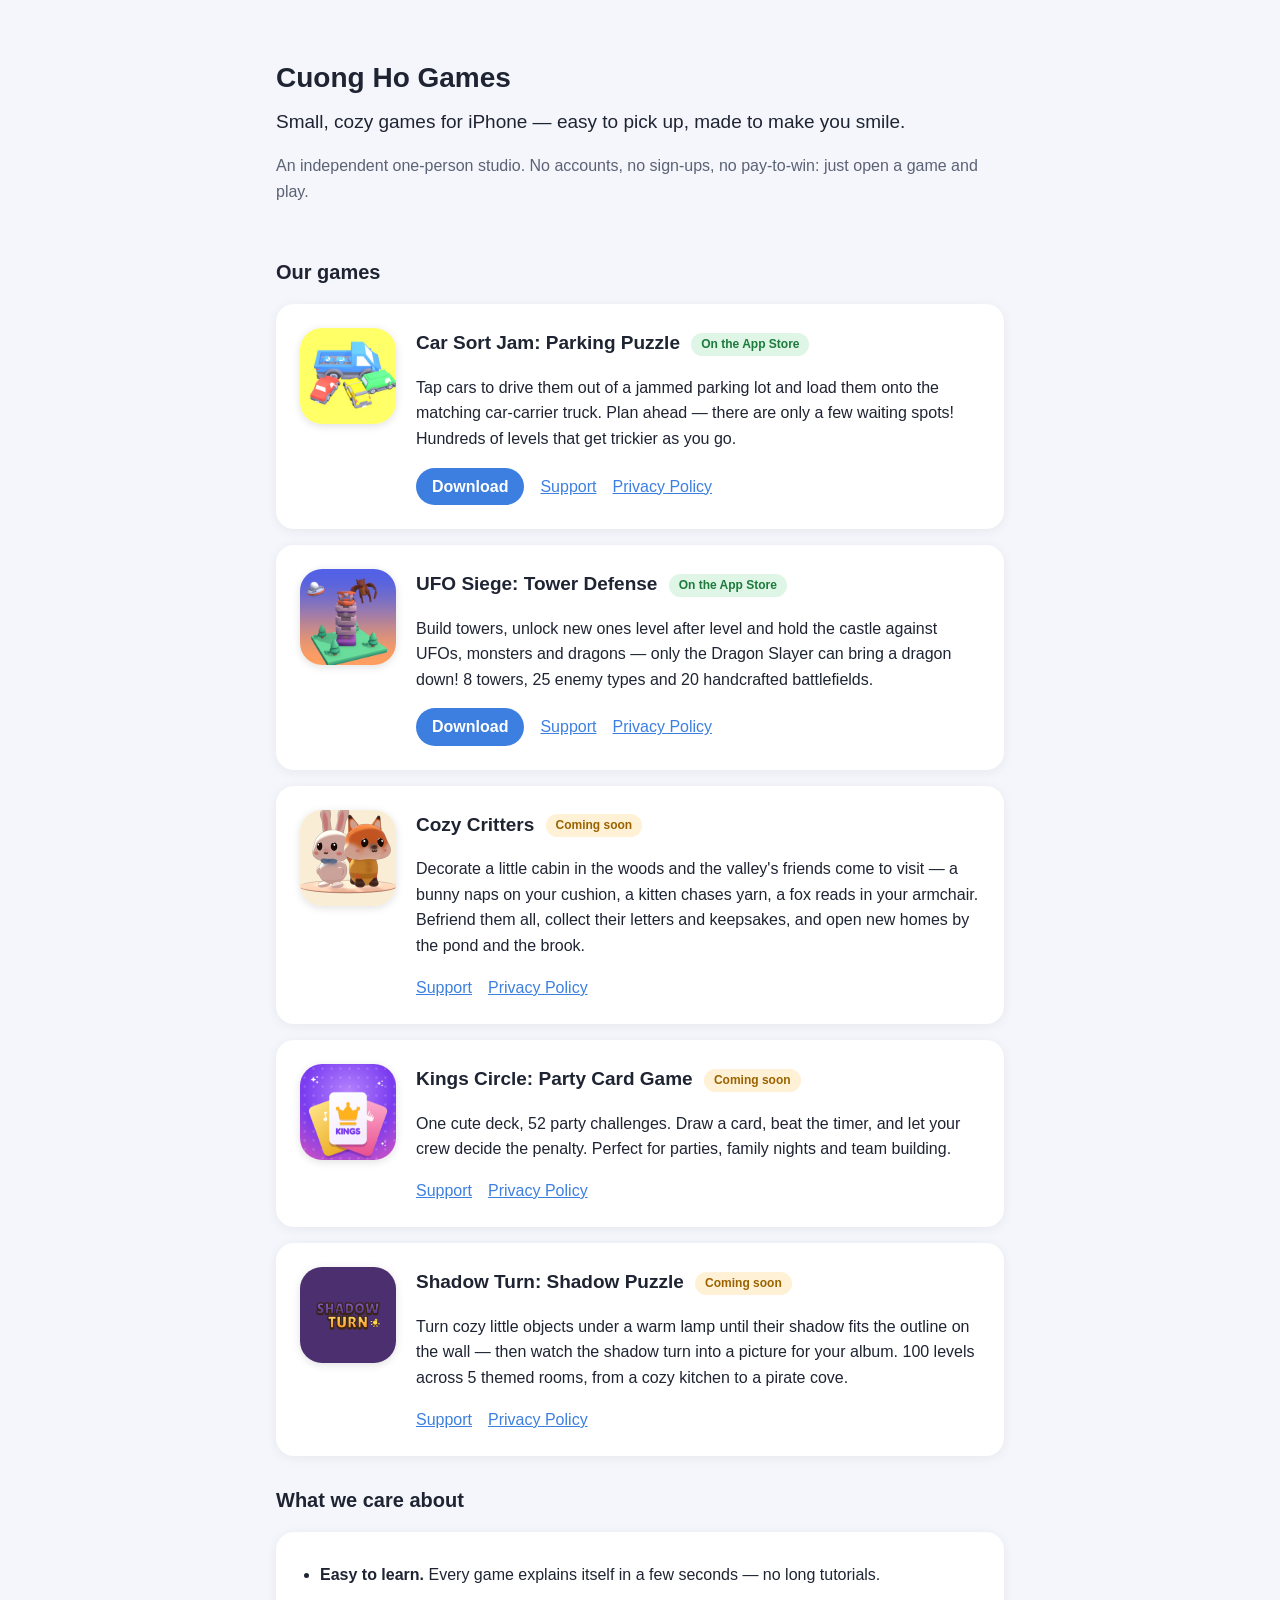
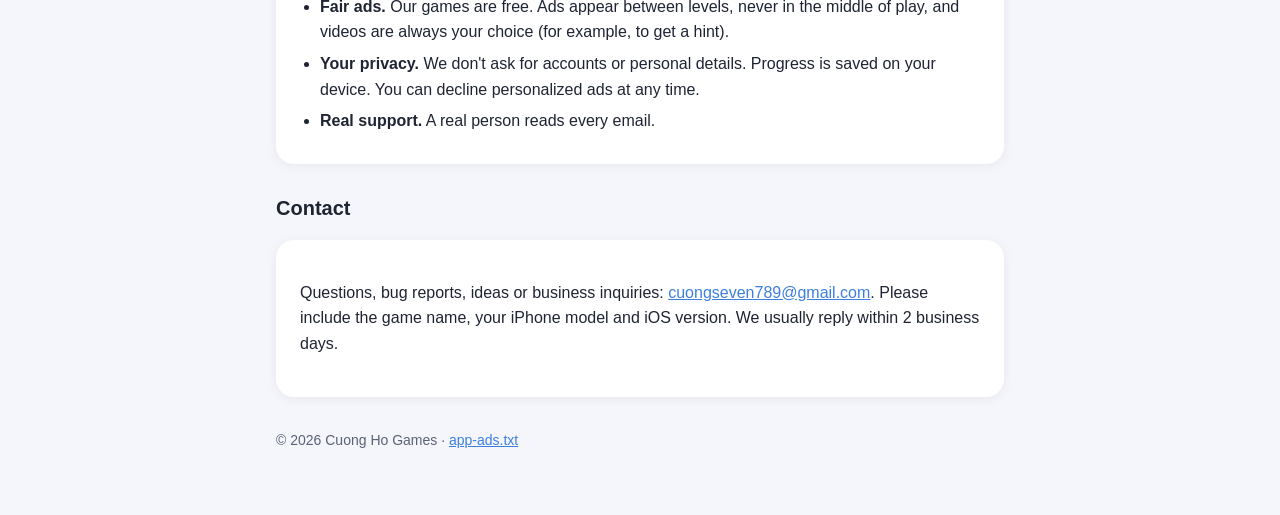
<file: index.html>
<!doctype html><html lang="en"><head><meta charset="utf-8"><meta name="viewport" content="width=device-width,initial-scale=1">
<title>Cuong Ho Games</title>
<meta name="description" content="Small, cozy puzzle and party games for iPhone by indie developer Cuong Ho.">
<link rel="stylesheet" href="style.css"></head><body><main>

<header class="hero">
<h1>Cuong Ho Games</h1>
<p class="lead">Small, cozy games for iPhone — easy to pick up, made to make you smile.</p>
<p class="muted">An independent one-person studio. No accounts, no sign-ups, no pay-to-win: just open a game and play.</p>
</header>

<h2>Our games</h2>

<div class="card game">
<img class="icon" src="img/carsortjam.png" alt="Car Sort Jam icon" width="96" height="96">
<div class="info">
<h3>Car Sort Jam: Parking Puzzle <span class="tag live">On the App Store</span></h3>
<p>Tap cars to drive them out of a jammed parking lot and load them onto the matching car-carrier truck. Plan ahead — there are only a few waiting spots! Hundreds of levels that get trickier as you go.</p>
<nav><a class="btn" href="https://apps.apple.com/us/app/id6825235038">Download</a><a href="support.html">Support</a><a href="privacy.html">Privacy Policy</a></nav>
</div></div>

<div class="card game">
<img class="icon" src="img/ufosiege.png" alt="UFO Siege icon" width="96" height="96">
<div class="info">
<h3>UFO Siege: Tower Defense <span class="tag live">On the App Store</span></h3>
<p>Build towers, unlock new ones level after level and hold the castle against UFOs, monsters and dragons — only the Dragon Slayer can bring a dragon down! 8 towers, 25 enemy types and 20 handcrafted battlefields.</p>
<nav><a class="btn" href="https://apps.apple.com/us/app/id6825620777">Download</a><a href="ufosiege-support.html">Support</a><a href="ufosiege-privacy.html">Privacy Policy</a></nav>
</div></div>

<div class="card game">
<img class="icon" src="img/cozycritters.png" alt="Cozy Critters icon" width="96" height="96">
<div class="info">
<h3>Cozy Critters <span class="tag soon">Coming soon</span></h3>
<p>Decorate a little cabin in the woods and the valley's friends come to visit — a bunny naps on your cushion, a kitten chases yarn, a fox reads in your armchair. Befriend them all, collect their letters and keepsakes, and open new homes by the pond and the brook.</p>
<nav><a href="cozycritters-support.html">Support</a><a href="cozycritters-privacy.html">Privacy Policy</a></nav>
</div></div>

<div class="card game">
<img class="icon" src="img/kingscircle.png" alt="Kings Circle icon" width="96" height="96">
<div class="info">
<h3>Kings Circle: Party Card Game <span class="tag soon">Coming soon</span></h3>
<p>One cute deck, 52 party challenges. Draw a card, beat the timer, and let your crew decide the penalty. Perfect for parties, family nights and team building.</p>
<nav><a href="kingscircle-support.html">Support</a><a href="kingscircle-privacy.html">Privacy Policy</a></nav>
</div></div>

<div class="card game">
<img class="icon logo" src="img/shadowturn-logo.png" alt="Shadow Turn logo" width="96" height="96">
<div class="info">
<h3>Shadow Turn: Shadow Puzzle <span class="tag soon">Coming soon</span></h3>
<p>Turn cozy little objects under a warm lamp until their shadow fits the outline on the wall — then watch the shadow turn into a picture for your album. 100 levels across 5 themed rooms, from a cozy kitchen to a pirate cove.</p>
<nav><a href="shadowturn-support.html">Support</a><a href="shadowturn-privacy.html">Privacy Policy</a></nav>
</div></div>

<h2>What we care about</h2>
<div class="card">
<ul class="values">
<li><b>Easy to learn.</b> Every game explains itself in a few seconds — no long tutorials.</li>
<li><b>Fair ads.</b> Our games are free. Ads appear between levels, never in the middle of play, and videos are always your choice (for example, to get a hint).</li>
<li><b>Your privacy.</b> We don't ask for accounts or personal details. Progress is saved on your device. You can decline personalized ads at any time.</li>
<li><b>Real support.</b> A real person reads every email.</li>
</ul>
</div>

<h2>Contact</h2>
<div class="card">
<p>Questions, bug reports, ideas or business inquiries: <a href="mailto:cuongseven789@gmail.com">cuongseven789@gmail.com</a>. Please include the game name, your iPhone model and iOS version. We usually reply within 2 business days.</p>
</div>

<footer class="muted">© 2026 Cuong Ho Games · <a href="app-ads.txt">app-ads.txt</a></footer>
</main></body></html>
</file>
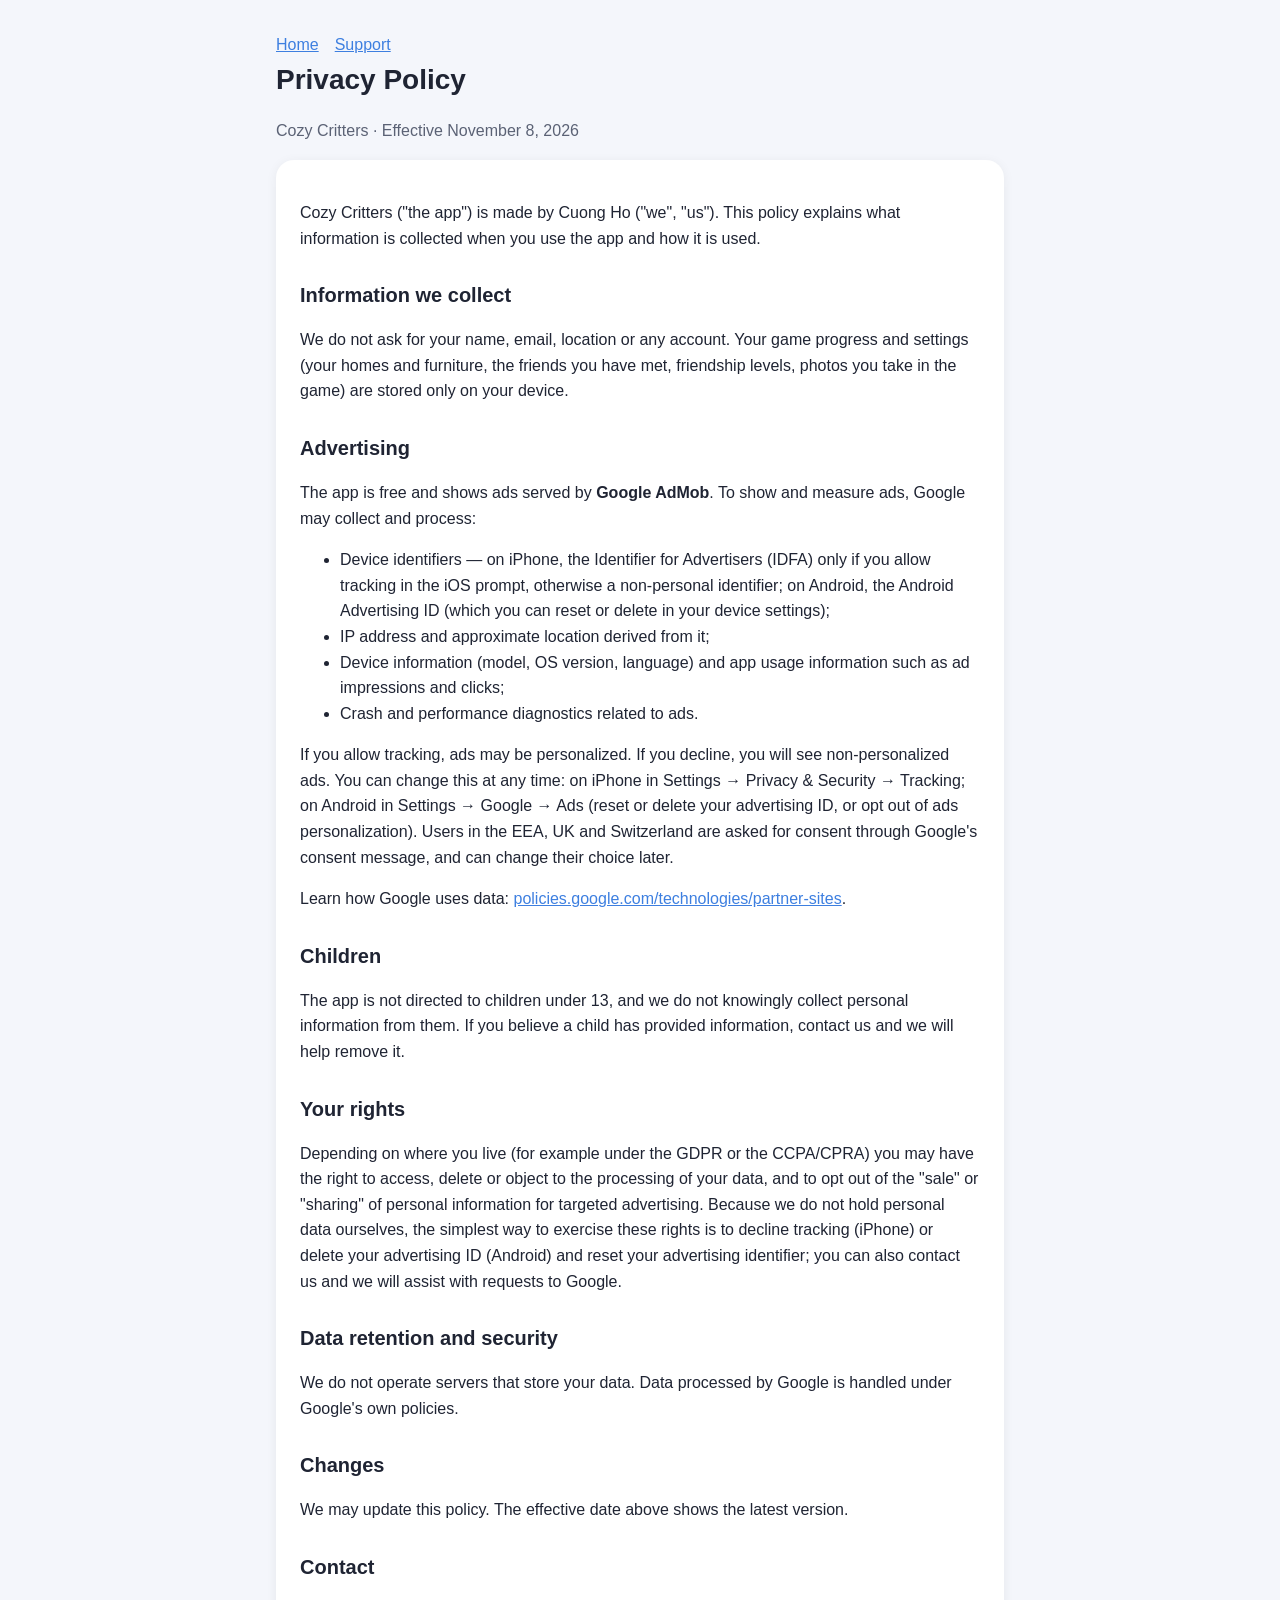
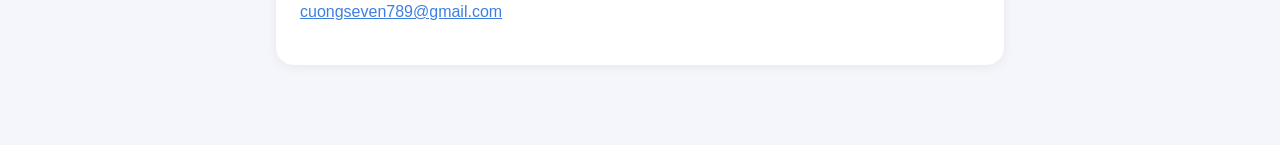
<file: cozycritters-privacy.html>
<!doctype html><html lang="en"><head><meta charset="utf-8"><meta name="viewport" content="width=device-width,initial-scale=1">
<title>Cozy Critters Privacy Policy</title><link rel="stylesheet" href="style.css"></head><body><main>
<nav><a href="index.html">Home</a><a href="cozycritters-support.html">Support</a></nav>
<h1>Privacy Policy</h1><p class="muted">Cozy Critters · Effective November 8, 2026</p>
<div class="card">
<p>Cozy Critters ("the app") is made by Cuong Ho ("we", "us"). This policy explains what information is collected when you use the app and how it is used.</p>
<h2>Information we collect</h2>
<p>We do not ask for your name, email, location or any account. Your game progress and settings (your homes and furniture, the friends you have met, friendship levels, photos you take in the game) are stored only on your device.</p>
<h2>Advertising</h2>
<p>The app is free and shows ads served by <b>Google AdMob</b>. To show and measure ads, Google may collect and process:</p>
<ul><li>Device identifiers — on iPhone, the Identifier for Advertisers (IDFA) only if you allow tracking in the iOS prompt, otherwise a non-personal identifier; on Android, the Android Advertising ID (which you can reset or delete in your device settings);</li>
<li>IP address and approximate location derived from it;</li>
<li>Device information (model, OS version, language) and app usage information such as ad impressions and clicks;</li>
<li>Crash and performance diagnostics related to ads.</li></ul>
<p>If you allow tracking, ads may be personalized. If you decline, you will see non-personalized ads. You can change this at any time: on iPhone in Settings → Privacy &amp; Security → Tracking; on Android in Settings → Google → Ads (reset or delete your advertising ID, or opt out of ads personalization). Users in the EEA, UK and Switzerland are asked for consent through Google's consent message, and can change their choice later.</p>
<p>Learn how Google uses data: <a href="https://policies.google.com/technologies/partner-sites">policies.google.com/technologies/partner-sites</a>.</p>
<h2>Children</h2>
<p>The app is not directed to children under 13, and we do not knowingly collect personal information from them. If you believe a child has provided information, contact us and we will help remove it.</p>
<h2>Your rights</h2>
<p>Depending on where you live (for example under the GDPR or the CCPA/CPRA) you may have the right to access, delete or object to the processing of your data, and to opt out of the "sale" or "sharing" of personal information for targeted advertising. Because we do not hold personal data ourselves, the simplest way to exercise these rights is to decline tracking (iPhone) or delete your advertising ID (Android) and reset your advertising identifier; you can also contact us and we will assist with requests to Google.</p>
<h2>Data retention and security</h2>
<p>We do not operate servers that store your data. Data processed by Google is handled under Google's own policies.</p>
<h2>Changes</h2>
<p>We may update this policy. The effective date above shows the latest version.</p>
<h2>Contact</h2>
<p><a href="mailto:cuongseven789@gmail.com">cuongseven789@gmail.com</a></p>
</div></main></body></html>
</file>
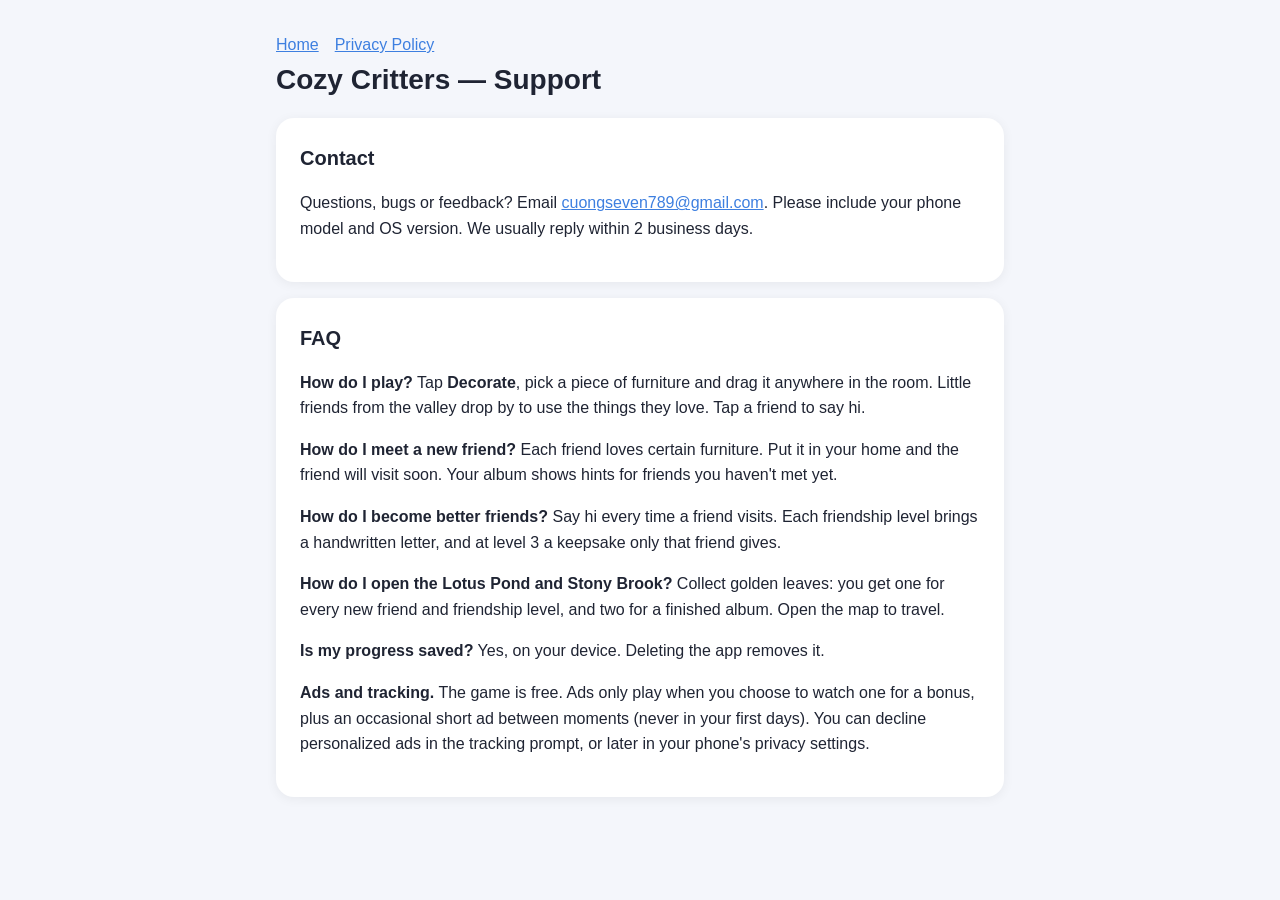
<file: cozycritters-support.html>
<!doctype html><html lang="en"><head><meta charset="utf-8"><meta name="viewport" content="width=device-width,initial-scale=1">
<title>Cozy Critters Support</title><link rel="stylesheet" href="style.css"></head><body><main>
<nav><a href="index.html">Home</a><a href="cozycritters-privacy.html">Privacy Policy</a></nav>
<h1>Cozy Critters — Support</h1>
<div class="card"><h2 style="margin-top:0">Contact</h2>
<p>Questions, bugs or feedback? Email <a href="mailto:cuongseven789@gmail.com">cuongseven789@gmail.com</a>. Please include your phone model and OS version. We usually reply within 2 business days.</p></div>
<div class="card"><h2 style="margin-top:0">FAQ</h2>
<p><b>How do I play?</b> Tap <b>Decorate</b>, pick a piece of furniture and drag it anywhere in the room. Little friends from the valley drop by to use the things they love. Tap a friend to say hi.</p>
<p><b>How do I meet a new friend?</b> Each friend loves certain furniture. Put it in your home and the friend will visit soon. Your album shows hints for friends you haven't met yet.</p>
<p><b>How do I become better friends?</b> Say hi every time a friend visits. Each friendship level brings a handwritten letter, and at level 3 a keepsake only that friend gives.</p>
<p><b>How do I open the Lotus Pond and Stony Brook?</b> Collect golden leaves: you get one for every new friend and friendship level, and two for a finished album. Open the map to travel.</p>
<p><b>Is my progress saved?</b> Yes, on your device. Deleting the app removes it.</p>
<p><b>Ads and tracking.</b> The game is free. Ads only play when you choose to watch one for a bonus, plus an occasional short ad between moments (never in your first days). You can decline personalized ads in the tracking prompt, or later in your phone's privacy settings.</p></div>
</main></body></html>
</file>
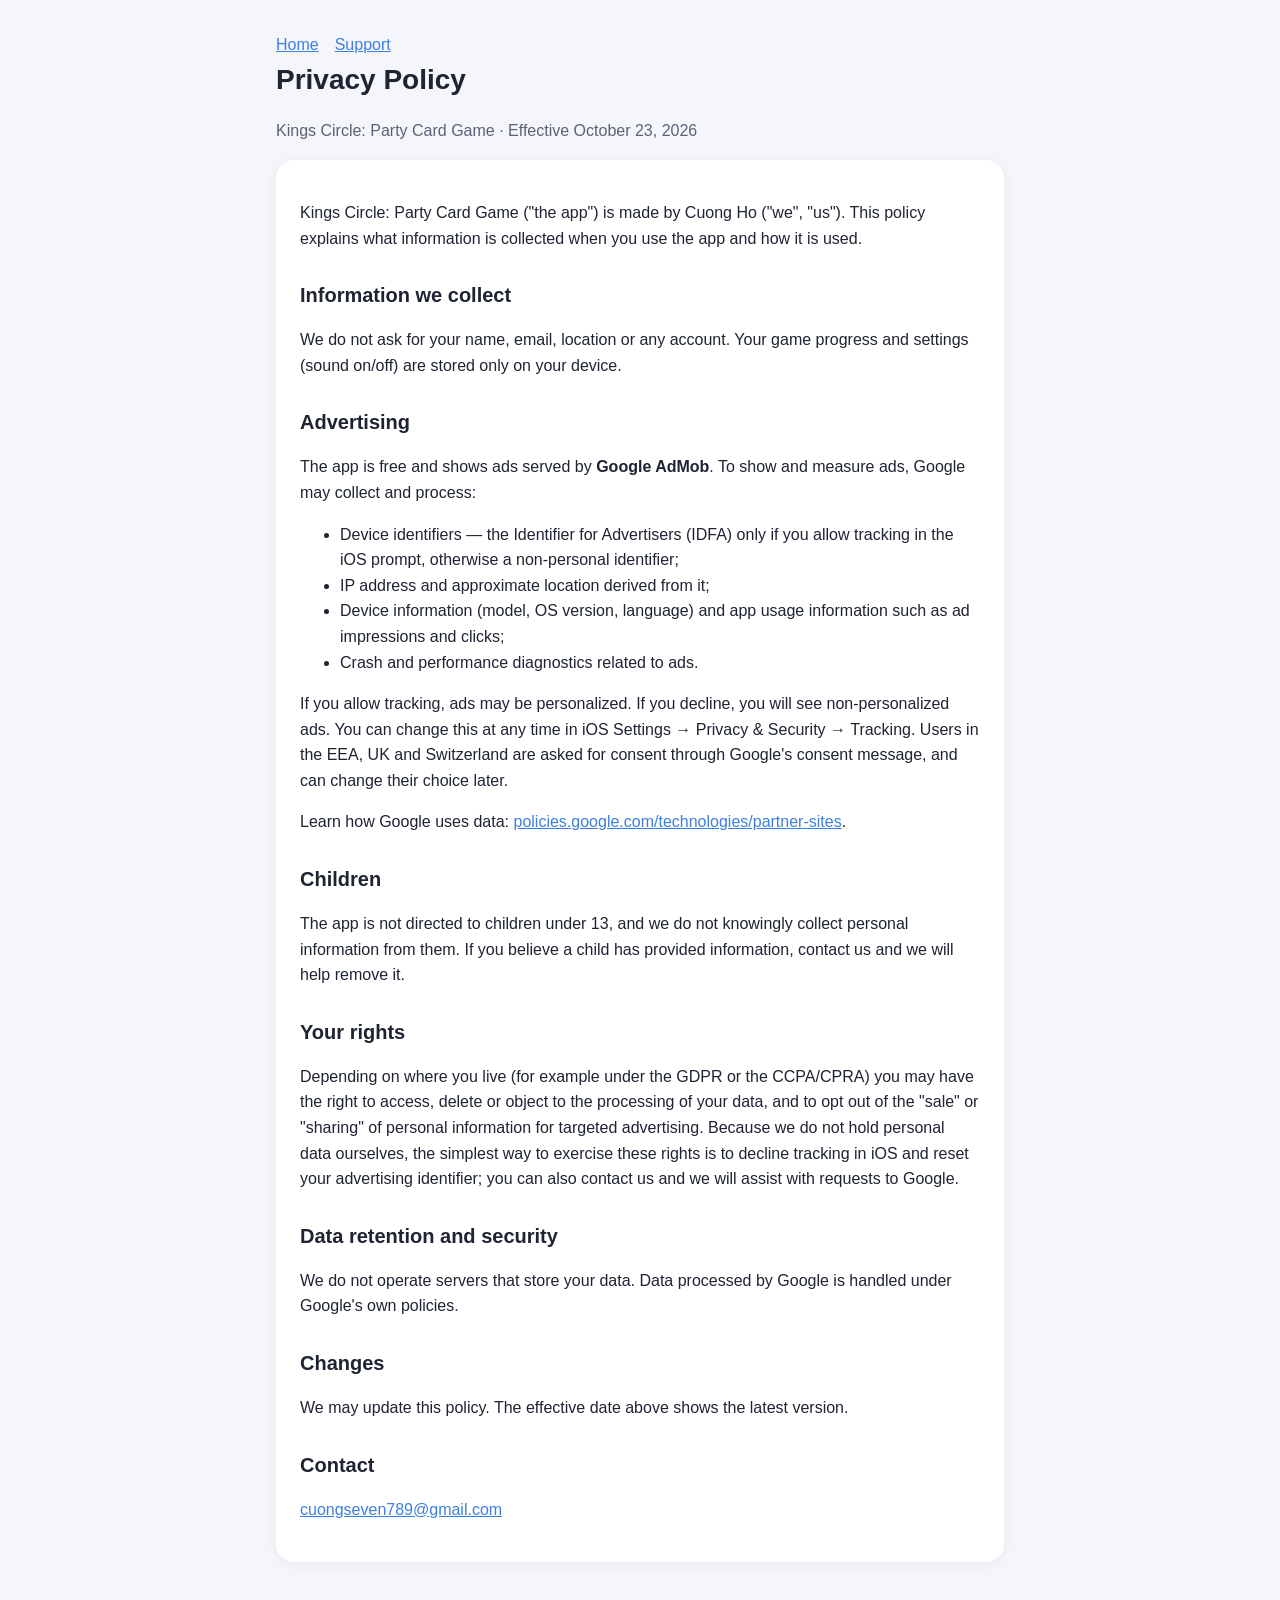
<file: kingscircle-privacy.html>
<!doctype html><html lang="en"><head><meta charset="utf-8"><meta name="viewport" content="width=device-width,initial-scale=1">
<title>Kings Circle Privacy Policy</title><link rel="stylesheet" href="style.css"></head><body><main>
<nav><a href="index.html">Home</a><a href="kingscircle-support.html">Support</a></nav>
<h1>Privacy Policy</h1><p class="muted">Kings Circle: Party Card Game · Effective October 23, 2026</p>
<div class="card">
<p>Kings Circle: Party Card Game ("the app") is made by Cuong Ho ("we", "us"). This policy explains what information is collected when you use the app and how it is used.</p>
<h2>Information we collect</h2>
<p>We do not ask for your name, email, location or any account. Your game progress and settings (sound on/off) are stored only on your device.</p>
<h2>Advertising</h2>
<p>The app is free and shows ads served by <b>Google AdMob</b>. To show and measure ads, Google may collect and process:</p>
<ul><li>Device identifiers — the Identifier for Advertisers (IDFA) only if you allow tracking in the iOS prompt, otherwise a non-personal identifier;</li>
<li>IP address and approximate location derived from it;</li>
<li>Device information (model, OS version, language) and app usage information such as ad impressions and clicks;</li>
<li>Crash and performance diagnostics related to ads.</li></ul>
<p>If you allow tracking, ads may be personalized. If you decline, you will see non-personalized ads. You can change this at any time in iOS Settings → Privacy &amp; Security → Tracking. Users in the EEA, UK and Switzerland are asked for consent through Google's consent message, and can change their choice later.</p>
<p>Learn how Google uses data: <a href="https://policies.google.com/technologies/partner-sites">policies.google.com/technologies/partner-sites</a>.</p>
<h2>Children</h2>
<p>The app is not directed to children under 13, and we do not knowingly collect personal information from them. If you believe a child has provided information, contact us and we will help remove it.</p>
<h2>Your rights</h2>
<p>Depending on where you live (for example under the GDPR or the CCPA/CPRA) you may have the right to access, delete or object to the processing of your data, and to opt out of the "sale" or "sharing" of personal information for targeted advertising. Because we do not hold personal data ourselves, the simplest way to exercise these rights is to decline tracking in iOS and reset your advertising identifier; you can also contact us and we will assist with requests to Google.</p>
<h2>Data retention and security</h2>
<p>We do not operate servers that store your data. Data processed by Google is handled under Google's own policies.</p>
<h2>Changes</h2>
<p>We may update this policy. The effective date above shows the latest version.</p>
<h2>Contact</h2>
<p><a href="mailto:cuongseven789@gmail.com">cuongseven789@gmail.com</a></p>
</div></main></body></html>
</file>
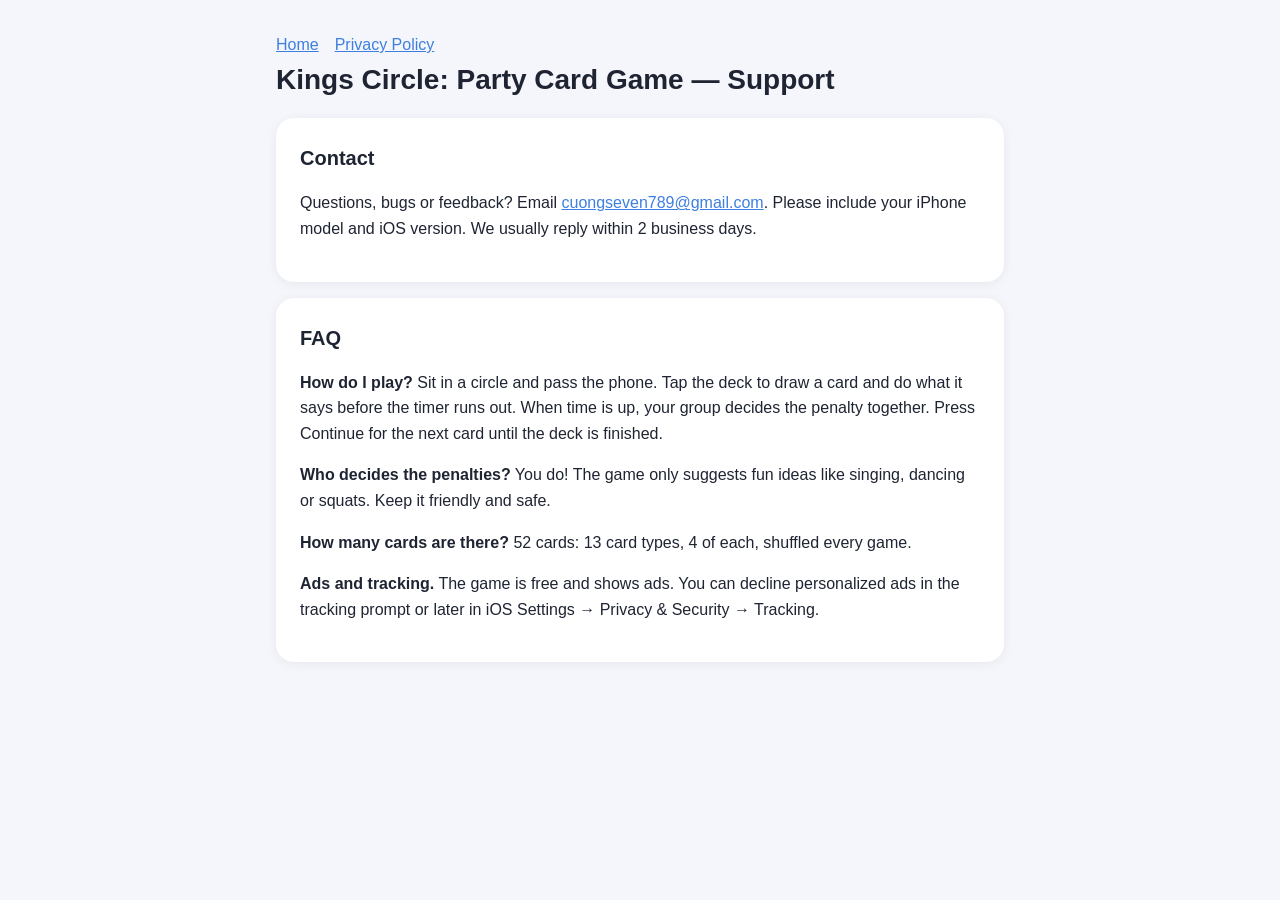
<file: kingscircle-support.html>
<!doctype html><html lang="en"><head><meta charset="utf-8"><meta name="viewport" content="width=device-width,initial-scale=1">
<title>Kings Circle Support</title><link rel="stylesheet" href="style.css"></head><body><main>
<nav><a href="index.html">Home</a><a href="kingscircle-privacy.html">Privacy Policy</a></nav>
<h1>Kings Circle: Party Card Game — Support</h1>
<div class="card"><h2 style="margin-top:0">Contact</h2>
<p>Questions, bugs or feedback? Email <a href="mailto:cuongseven789@gmail.com">cuongseven789@gmail.com</a>. Please include your iPhone model and iOS version. We usually reply within 2 business days.</p></div>
<div class="card"><h2 style="margin-top:0">FAQ</h2>
<p><b>How do I play?</b> Sit in a circle and pass the phone. Tap the deck to draw a card and do what it says before the timer runs out. When time is up, your group decides the penalty together. Press Continue for the next card until the deck is finished.</p>
<p><b>Who decides the penalties?</b> You do! The game only suggests fun ideas like singing, dancing or squats. Keep it friendly and safe.</p>
<p><b>How many cards are there?</b> 52 cards: 13 card types, 4 of each, shuffled every game.</p>
<p><b>Ads and tracking.</b> The game is free and shows ads. You can decline personalized ads in the tracking prompt or later in iOS Settings → Privacy &amp; Security → Tracking.</p></div>
</main></body></html>
</file>
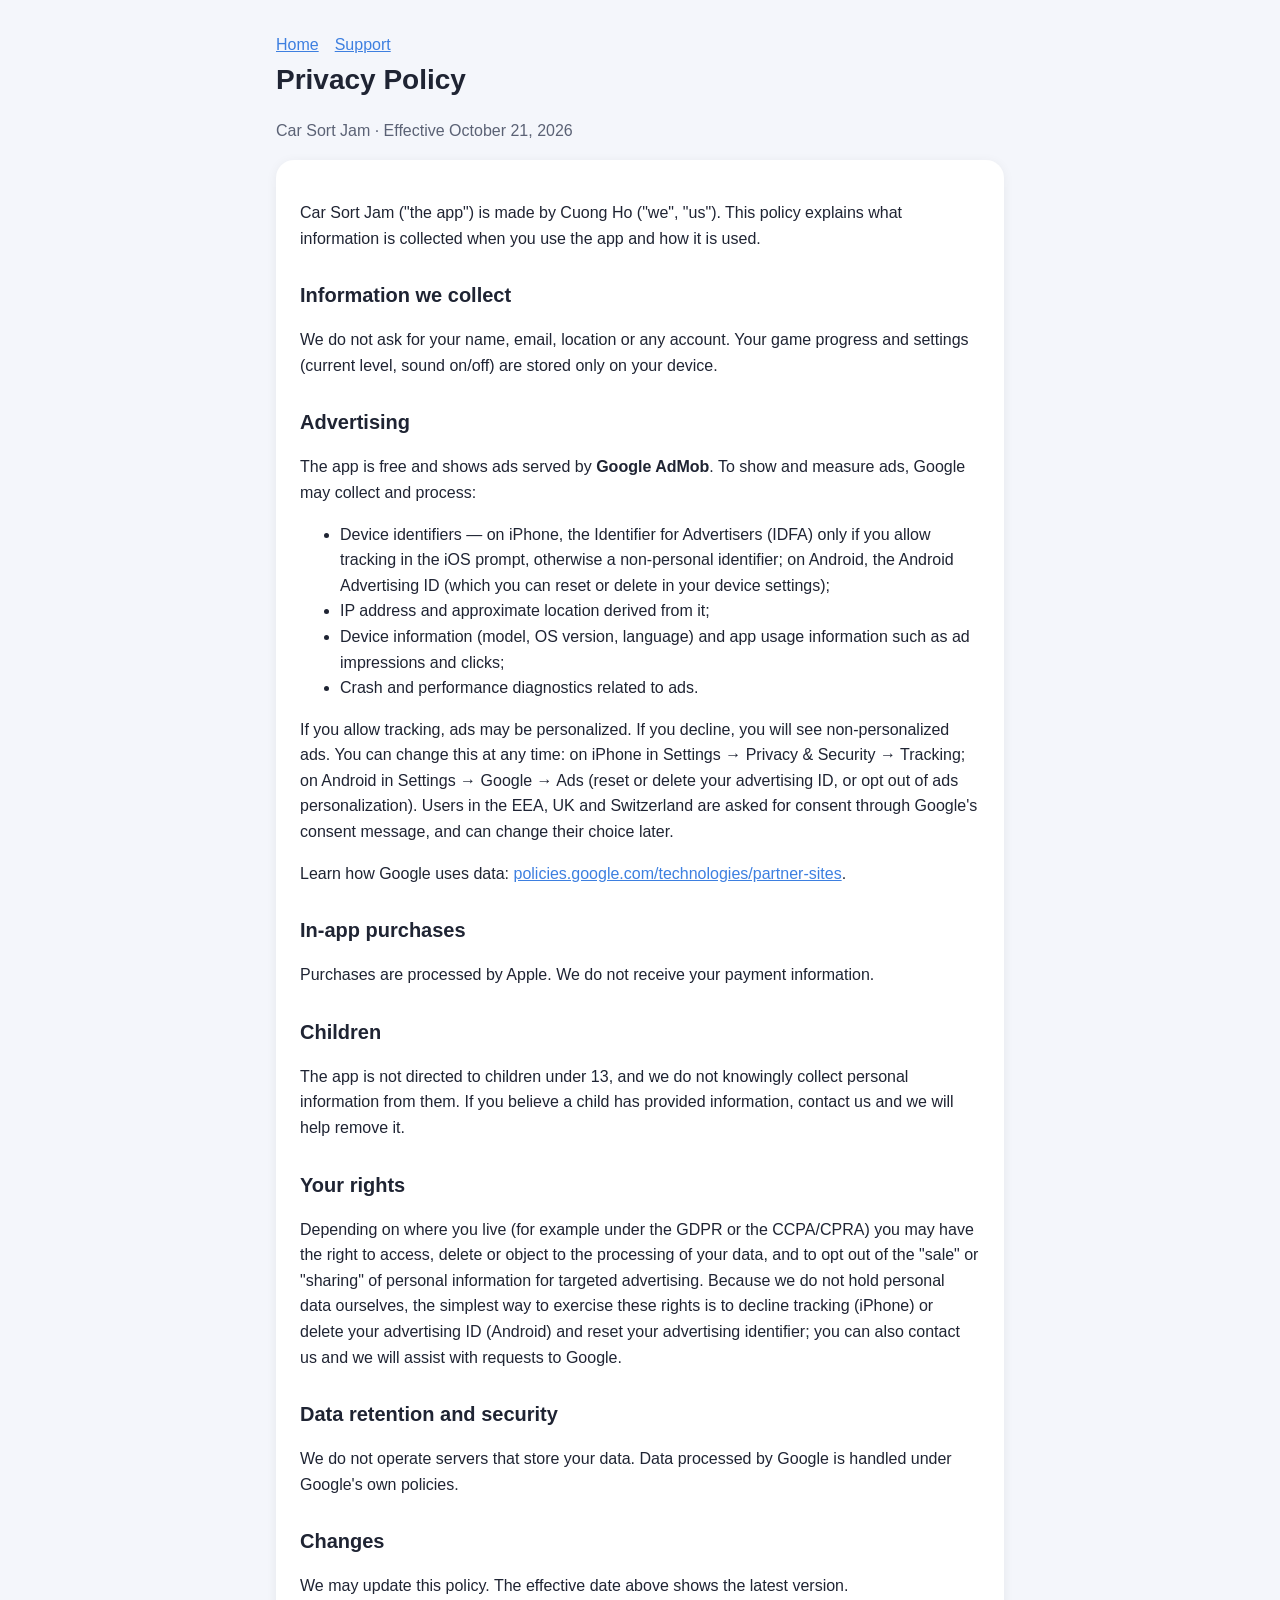
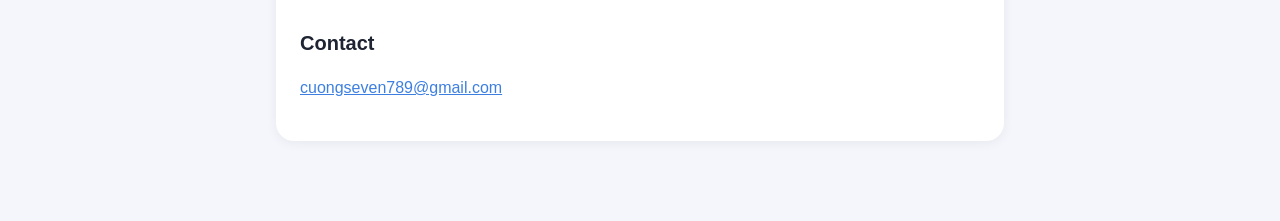
<file: privacy.html>
<!doctype html><html lang="en"><head><meta charset="utf-8"><meta name="viewport" content="width=device-width,initial-scale=1">
<title>Car Sort Jam Privacy Policy</title><link rel="stylesheet" href="style.css"></head><body><main>
<nav><a href="index.html">Home</a><a href="support.html">Support</a></nav>
<h1>Privacy Policy</h1><p class="muted">Car Sort Jam · Effective October 21, 2026</p>
<div class="card">
<p>Car Sort Jam ("the app") is made by Cuong Ho ("we", "us"). This policy explains what information is collected when you use the app and how it is used.</p>
<h2>Information we collect</h2>
<p>We do not ask for your name, email, location or any account. Your game progress and settings (current level, sound on/off) are stored only on your device.</p>
<h2>Advertising</h2>
<p>The app is free and shows ads served by <b>Google AdMob</b>. To show and measure ads, Google may collect and process:</p>
<ul><li>Device identifiers — on iPhone, the Identifier for Advertisers (IDFA) only if you allow tracking in the iOS prompt, otherwise a non-personal identifier; on Android, the Android Advertising ID (which you can reset or delete in your device settings);</li>
<li>IP address and approximate location derived from it;</li>
<li>Device information (model, OS version, language) and app usage information such as ad impressions and clicks;</li>
<li>Crash and performance diagnostics related to ads.</li></ul>
<p>If you allow tracking, ads may be personalized. If you decline, you will see non-personalized ads. You can change this at any time: on iPhone in Settings → Privacy &amp; Security → Tracking; on Android in Settings → Google → Ads (reset or delete your advertising ID, or opt out of ads personalization). Users in the EEA, UK and Switzerland are asked for consent through Google's consent message, and can change their choice later.</p>
<p>Learn how Google uses data: <a href="https://policies.google.com/technologies/partner-sites">policies.google.com/technologies/partner-sites</a>.</p>
<h2>In-app purchases</h2>
<p>Purchases are processed by Apple. We do not receive your payment information.</p>
<h2>Children</h2>
<p>The app is not directed to children under 13, and we do not knowingly collect personal information from them. If you believe a child has provided information, contact us and we will help remove it.</p>
<h2>Your rights</h2>
<p>Depending on where you live (for example under the GDPR or the CCPA/CPRA) you may have the right to access, delete or object to the processing of your data, and to opt out of the "sale" or "sharing" of personal information for targeted advertising. Because we do not hold personal data ourselves, the simplest way to exercise these rights is to decline tracking (iPhone) or delete your advertising ID (Android) and reset your advertising identifier; you can also contact us and we will assist with requests to Google.</p>
<h2>Data retention and security</h2>
<p>We do not operate servers that store your data. Data processed by Google is handled under Google's own policies.</p>
<h2>Changes</h2>
<p>We may update this policy. The effective date above shows the latest version.</p>
<h2>Contact</h2>
<p><a href="mailto:cuongseven789@gmail.com">cuongseven789@gmail.com</a></p>
</div></main></body></html>
</file>
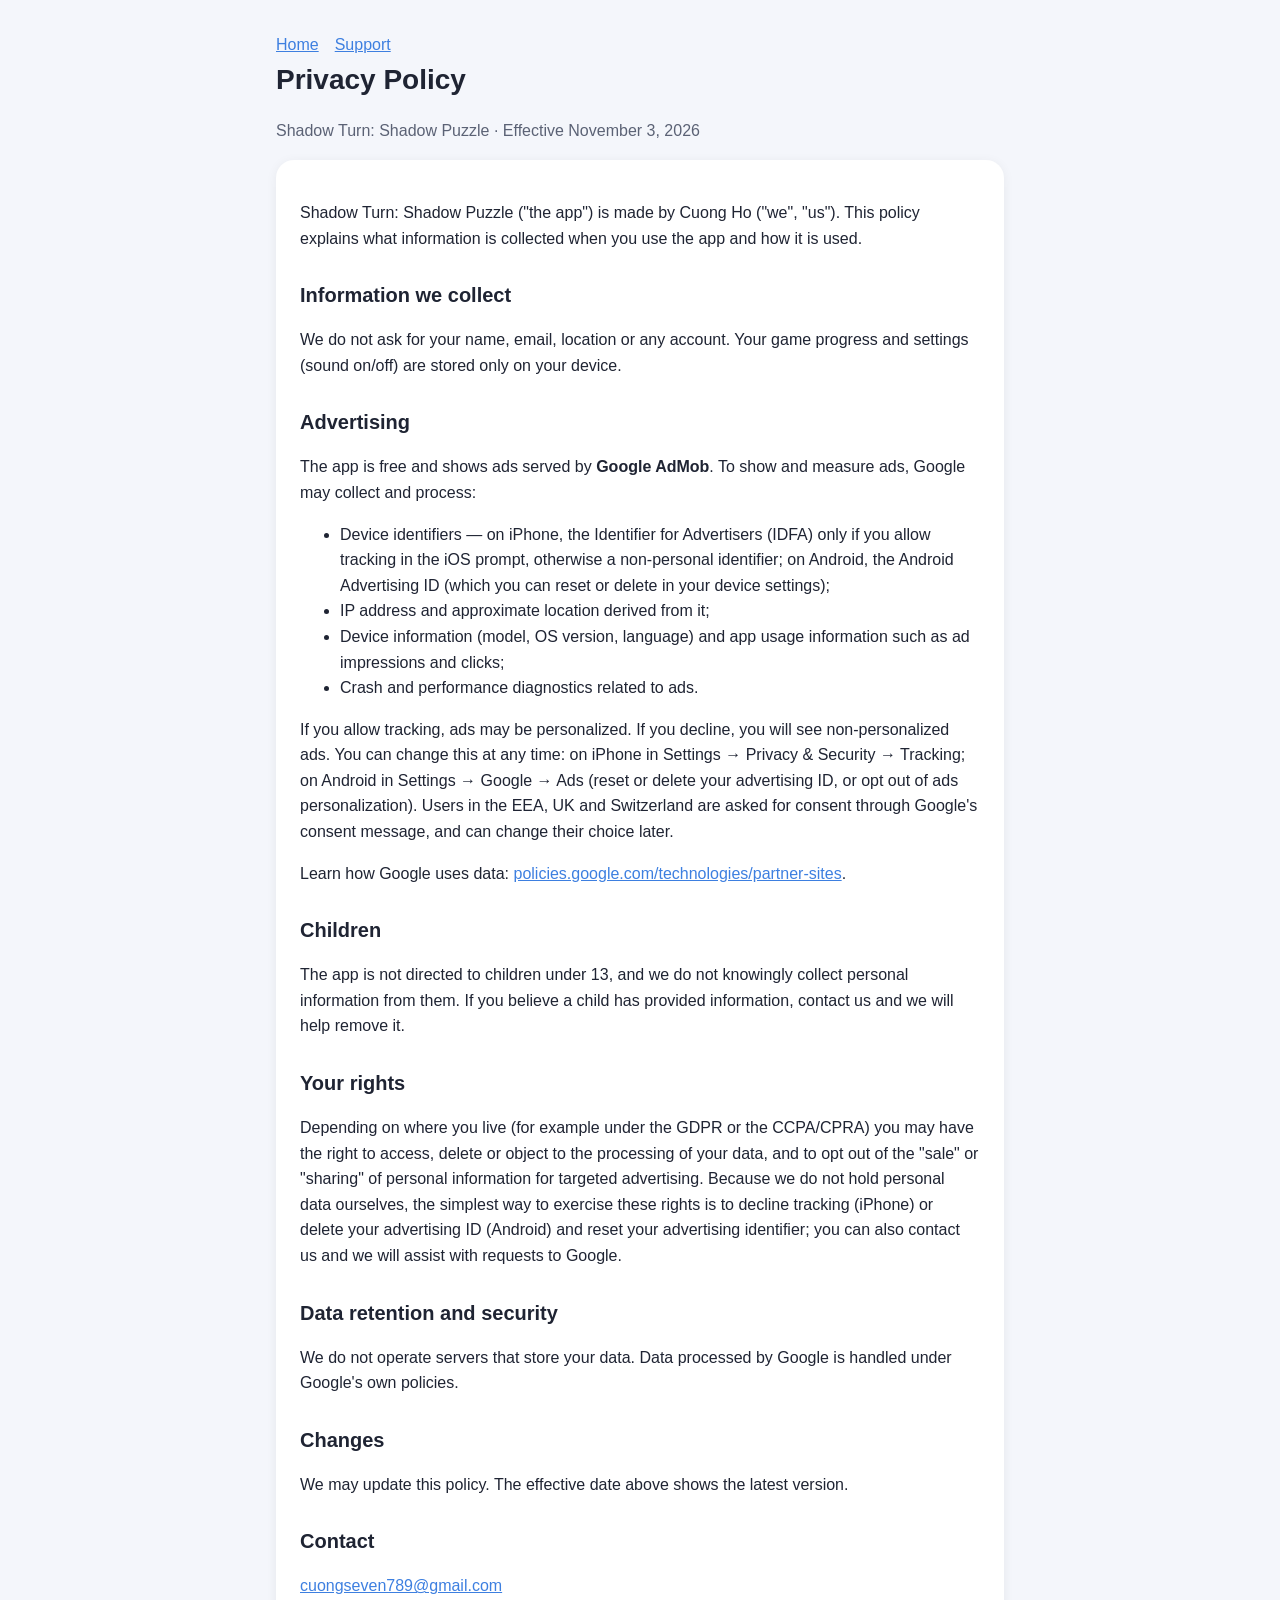
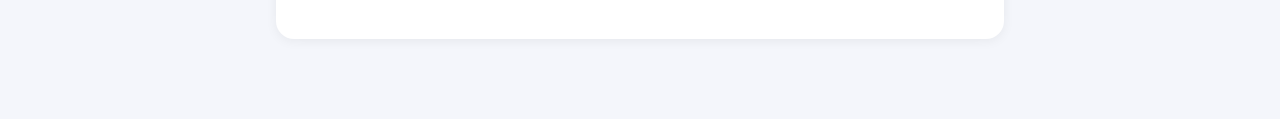
<file: shadowturn-privacy.html>
<!doctype html><html lang="en"><head><meta charset="utf-8"><meta name="viewport" content="width=device-width,initial-scale=1">
<title>Shadow Turn Privacy Policy</title><link rel="stylesheet" href="style.css"></head><body><main>
<nav><a href="index.html">Home</a><a href="shadowturn-support.html">Support</a></nav>
<h1>Privacy Policy</h1><p class="muted">Shadow Turn: Shadow Puzzle · Effective November 3, 2026</p>
<div class="card">
<p>Shadow Turn: Shadow Puzzle ("the app") is made by Cuong Ho ("we", "us"). This policy explains what information is collected when you use the app and how it is used.</p>
<h2>Information we collect</h2>
<p>We do not ask for your name, email, location or any account. Your game progress and settings (sound on/off) are stored only on your device.</p>
<h2>Advertising</h2>
<p>The app is free and shows ads served by <b>Google AdMob</b>. To show and measure ads, Google may collect and process:</p>
<ul><li>Device identifiers — on iPhone, the Identifier for Advertisers (IDFA) only if you allow tracking in the iOS prompt, otherwise a non-personal identifier; on Android, the Android Advertising ID (which you can reset or delete in your device settings);</li>
<li>IP address and approximate location derived from it;</li>
<li>Device information (model, OS version, language) and app usage information such as ad impressions and clicks;</li>
<li>Crash and performance diagnostics related to ads.</li></ul>
<p>If you allow tracking, ads may be personalized. If you decline, you will see non-personalized ads. You can change this at any time: on iPhone in Settings → Privacy &amp; Security → Tracking; on Android in Settings → Google → Ads (reset or delete your advertising ID, or opt out of ads personalization). Users in the EEA, UK and Switzerland are asked for consent through Google's consent message, and can change their choice later.</p>
<p>Learn how Google uses data: <a href="https://policies.google.com/technologies/partner-sites">policies.google.com/technologies/partner-sites</a>.</p>
<h2>Children</h2>
<p>The app is not directed to children under 13, and we do not knowingly collect personal information from them. If you believe a child has provided information, contact us and we will help remove it.</p>
<h2>Your rights</h2>
<p>Depending on where you live (for example under the GDPR or the CCPA/CPRA) you may have the right to access, delete or object to the processing of your data, and to opt out of the "sale" or "sharing" of personal information for targeted advertising. Because we do not hold personal data ourselves, the simplest way to exercise these rights is to decline tracking (iPhone) or delete your advertising ID (Android) and reset your advertising identifier; you can also contact us and we will assist with requests to Google.</p>
<h2>Data retention and security</h2>
<p>We do not operate servers that store your data. Data processed by Google is handled under Google's own policies.</p>
<h2>Changes</h2>
<p>We may update this policy. The effective date above shows the latest version.</p>
<h2>Contact</h2>
<p><a href="mailto:cuongseven789@gmail.com">cuongseven789@gmail.com</a></p>
</div></main></body></html>
</file>
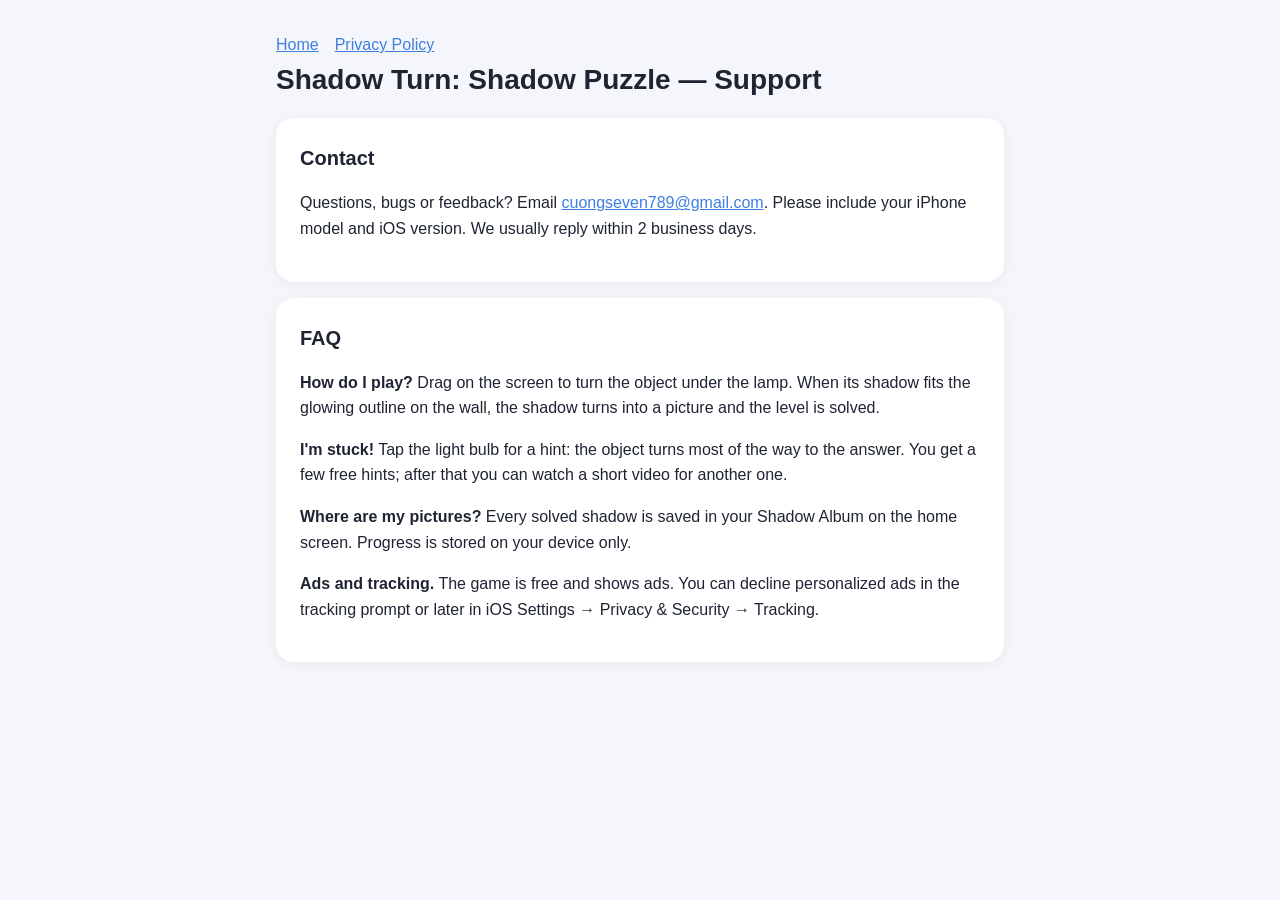
<file: shadowturn-support.html>
<!doctype html><html lang="en"><head><meta charset="utf-8"><meta name="viewport" content="width=device-width,initial-scale=1">
<title>Shadow Turn Support</title><link rel="stylesheet" href="style.css"></head><body><main>
<nav><a href="index.html">Home</a><a href="shadowturn-privacy.html">Privacy Policy</a></nav>
<h1>Shadow Turn: Shadow Puzzle — Support</h1>
<div class="card"><h2 style="margin-top:0">Contact</h2>
<p>Questions, bugs or feedback? Email <a href="mailto:cuongseven789@gmail.com">cuongseven789@gmail.com</a>. Please include your iPhone model and iOS version. We usually reply within 2 business days.</p></div>
<div class="card"><h2 style="margin-top:0">FAQ</h2>
<p><b>How do I play?</b> Drag on the screen to turn the object under the lamp. When its shadow fits the glowing outline on the wall, the shadow turns into a picture and the level is solved.</p>
<p><b>I'm stuck!</b> Tap the light bulb for a hint: the object turns most of the way to the answer. You get a few free hints; after that you can watch a short video for another one.</p>
<p><b>Where are my pictures?</b> Every solved shadow is saved in your Shadow Album on the home screen. Progress is stored on your device only.</p>
<p><b>Ads and tracking.</b> The game is free and shows ads. You can decline personalized ads in the tracking prompt or later in iOS Settings → Privacy &amp; Security → Tracking.</p></div>
</main></body></html>
</file>
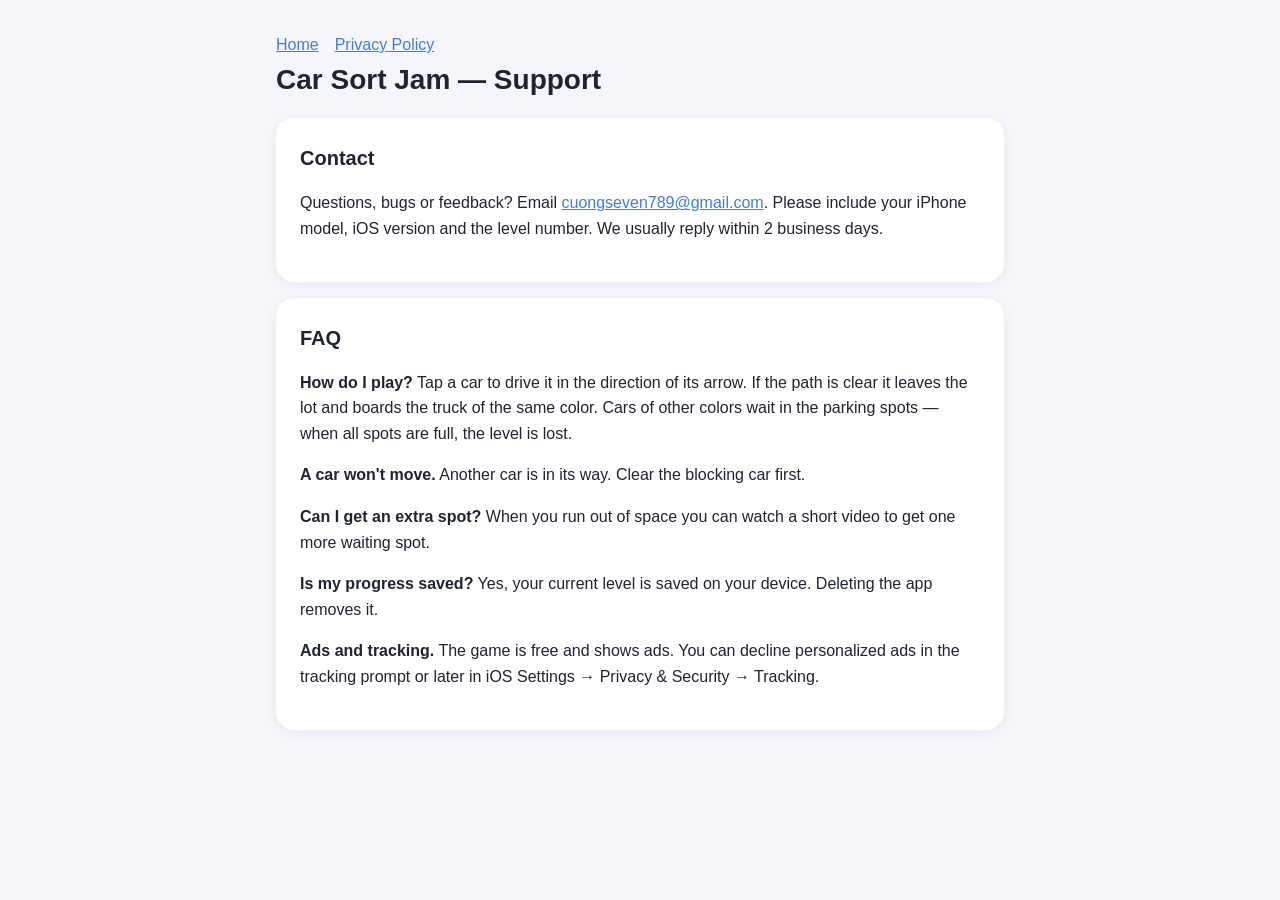
<file: support.html>
<!doctype html><html lang="en"><head><meta charset="utf-8"><meta name="viewport" content="width=device-width,initial-scale=1">
<title>Car Sort Jam Support</title><link rel="stylesheet" href="style.css"></head><body><main>
<nav><a href="index.html">Home</a><a href="privacy.html">Privacy Policy</a></nav>
<h1>Car Sort Jam — Support</h1>
<div class="card"><h2 style="margin-top:0">Contact</h2>
<p>Questions, bugs or feedback? Email <a href="mailto:cuongseven789@gmail.com">cuongseven789@gmail.com</a>. Please include your iPhone model, iOS version and the level number. We usually reply within 2 business days.</p></div>
<div class="card"><h2 style="margin-top:0">FAQ</h2>
<p><b>How do I play?</b> Tap a car to drive it in the direction of its arrow. If the path is clear it leaves the lot and boards the truck of the same color. Cars of other colors wait in the parking spots — when all spots are full, the level is lost.</p>
<p><b>A car won't move.</b> Another car is in its way. Clear the blocking car first.</p>
<p><b>Can I get an extra spot?</b> When you run out of space you can watch a short video to get one more waiting spot.</p>
<p><b>Is my progress saved?</b> Yes, your current level is saved on your device. Deleting the app removes it.</p>
<p><b>Ads and tracking.</b> The game is free and shows ads. You can decline personalized ads in the tracking prompt or later in iOS Settings → Privacy &amp; Security → Tracking.</p></div>
</main></body></html>
</file>
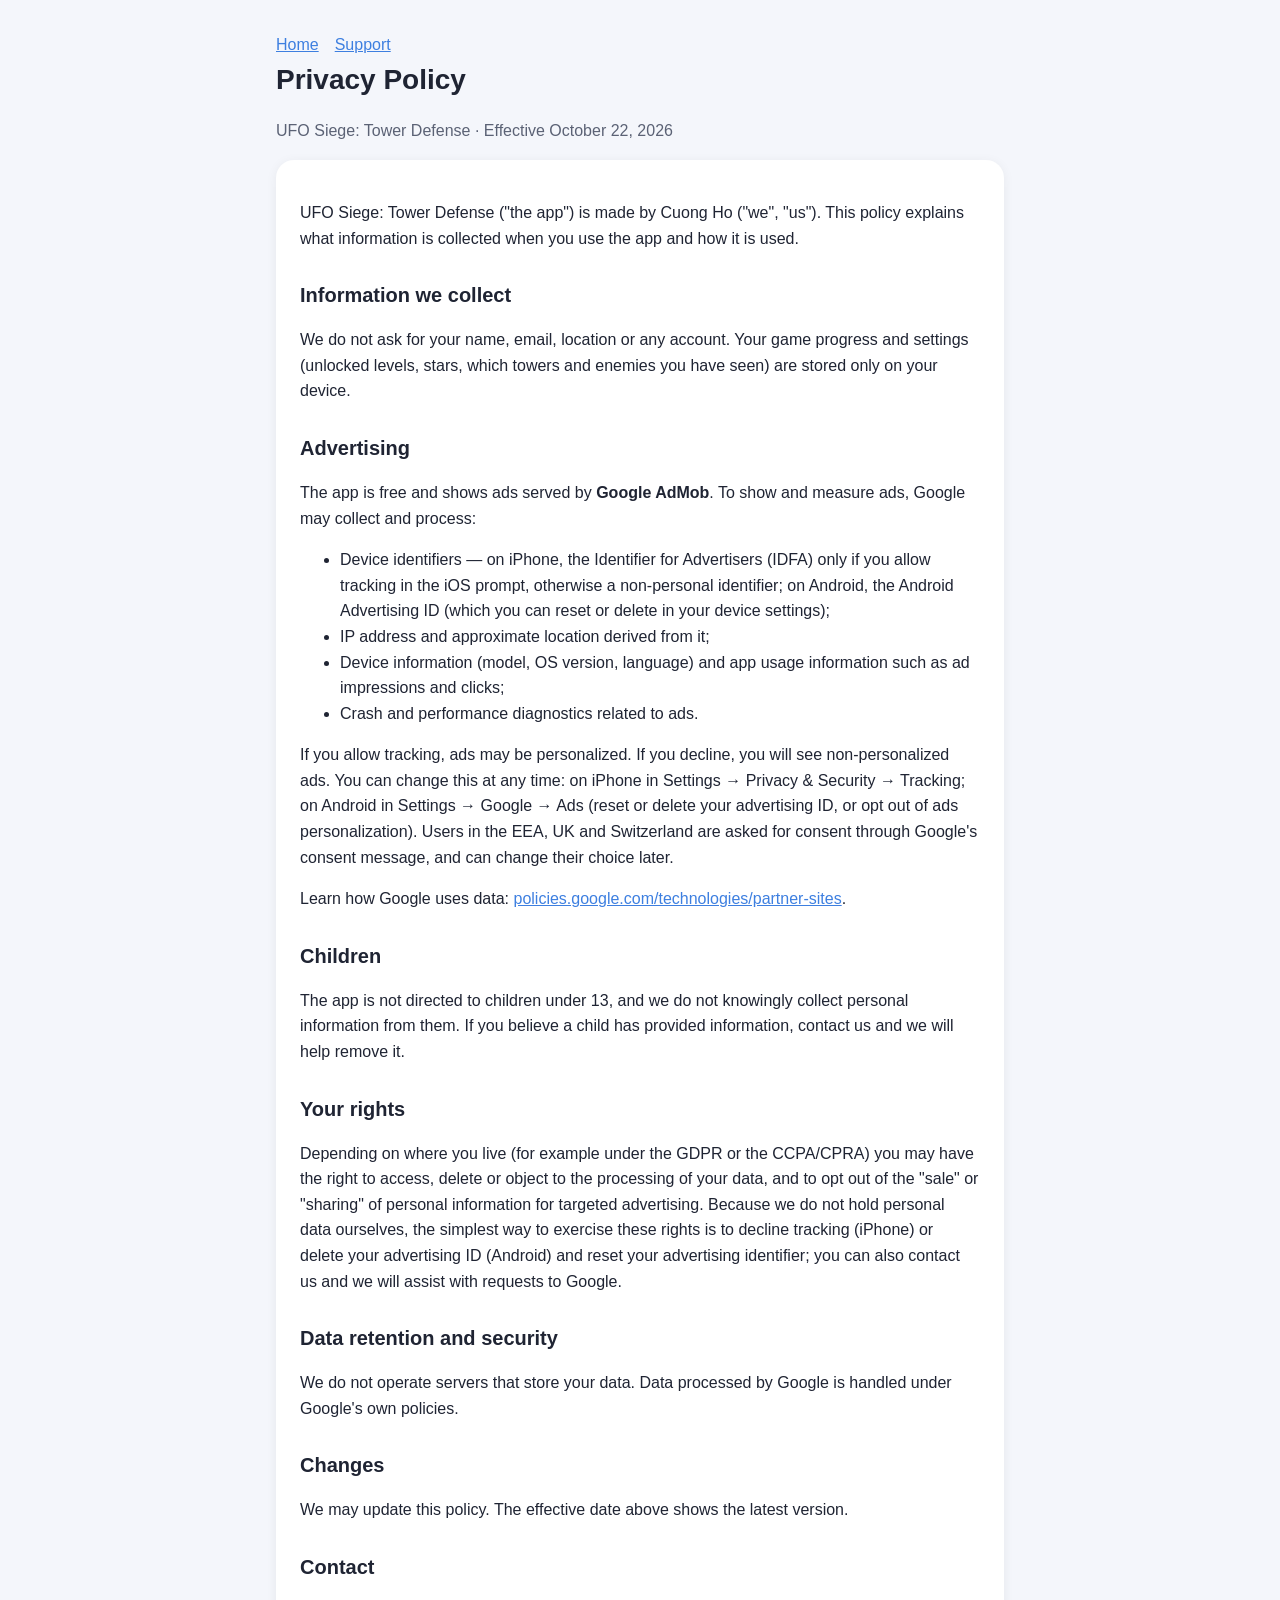
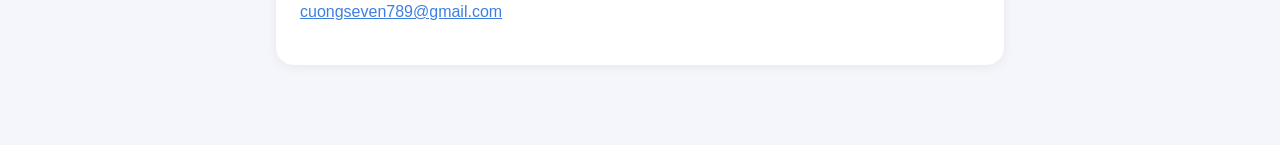
<file: ufosiege-privacy.html>
<!doctype html><html lang="en"><head><meta charset="utf-8"><meta name="viewport" content="width=device-width,initial-scale=1">
<title>UFO Siege Privacy Policy</title><link rel="stylesheet" href="style.css"></head><body><main>
<nav><a href="index.html">Home</a><a href="ufosiege-support.html">Support</a></nav>
<h1>Privacy Policy</h1><p class="muted">UFO Siege: Tower Defense · Effective October 22, 2026</p>
<div class="card">
<p>UFO Siege: Tower Defense ("the app") is made by Cuong Ho ("we", "us"). This policy explains what information is collected when you use the app and how it is used.</p>
<h2>Information we collect</h2>
<p>We do not ask for your name, email, location or any account. Your game progress and settings (unlocked levels, stars, which towers and enemies you have seen) are stored only on your device.</p>
<h2>Advertising</h2>
<p>The app is free and shows ads served by <b>Google AdMob</b>. To show and measure ads, Google may collect and process:</p>
<ul><li>Device identifiers — on iPhone, the Identifier for Advertisers (IDFA) only if you allow tracking in the iOS prompt, otherwise a non-personal identifier; on Android, the Android Advertising ID (which you can reset or delete in your device settings);</li>
<li>IP address and approximate location derived from it;</li>
<li>Device information (model, OS version, language) and app usage information such as ad impressions and clicks;</li>
<li>Crash and performance diagnostics related to ads.</li></ul>
<p>If you allow tracking, ads may be personalized. If you decline, you will see non-personalized ads. You can change this at any time: on iPhone in Settings → Privacy &amp; Security → Tracking; on Android in Settings → Google → Ads (reset or delete your advertising ID, or opt out of ads personalization). Users in the EEA, UK and Switzerland are asked for consent through Google's consent message, and can change their choice later.</p>
<p>Learn how Google uses data: <a href="https://policies.google.com/technologies/partner-sites">policies.google.com/technologies/partner-sites</a>.</p>
<h2>Children</h2>
<p>The app is not directed to children under 13, and we do not knowingly collect personal information from them. If you believe a child has provided information, contact us and we will help remove it.</p>
<h2>Your rights</h2>
<p>Depending on where you live (for example under the GDPR or the CCPA/CPRA) you may have the right to access, delete or object to the processing of your data, and to opt out of the "sale" or "sharing" of personal information for targeted advertising. Because we do not hold personal data ourselves, the simplest way to exercise these rights is to decline tracking (iPhone) or delete your advertising ID (Android) and reset your advertising identifier; you can also contact us and we will assist with requests to Google.</p>
<h2>Data retention and security</h2>
<p>We do not operate servers that store your data. Data processed by Google is handled under Google's own policies.</p>
<h2>Changes</h2>
<p>We may update this policy. The effective date above shows the latest version.</p>
<h2>Contact</h2>
<p><a href="mailto:cuongseven789@gmail.com">cuongseven789@gmail.com</a></p>
</div></main></body></html>
</file>
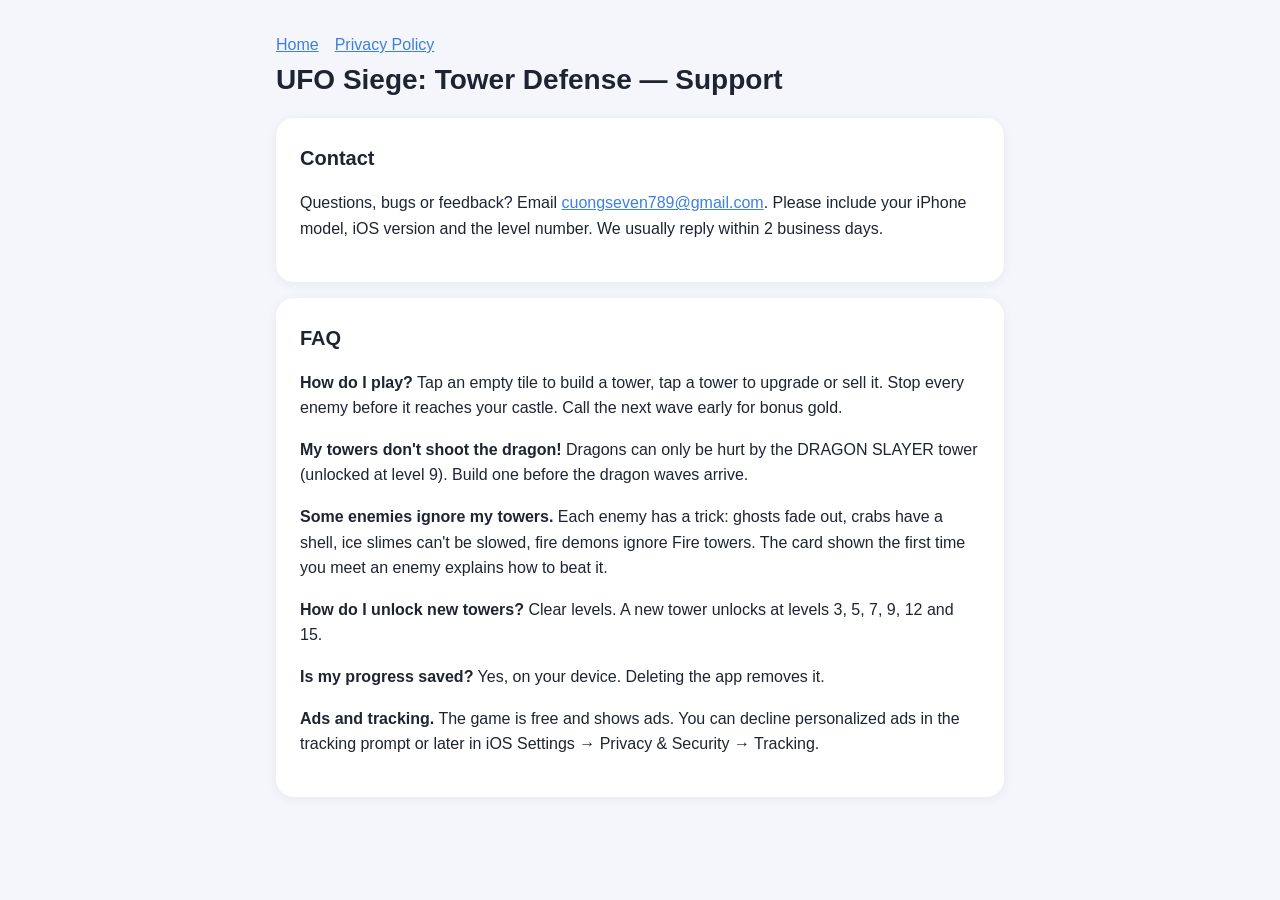
<file: ufosiege-support.html>
<!doctype html><html lang="en"><head><meta charset="utf-8"><meta name="viewport" content="width=device-width,initial-scale=1">
<title>UFO Siege Support</title><link rel="stylesheet" href="style.css"></head><body><main>
<nav><a href="index.html">Home</a><a href="ufosiege-privacy.html">Privacy Policy</a></nav>
<h1>UFO Siege: Tower Defense — Support</h1>
<div class="card"><h2 style="margin-top:0">Contact</h2>
<p>Questions, bugs or feedback? Email <a href="mailto:cuongseven789@gmail.com">cuongseven789@gmail.com</a>. Please include your iPhone model, iOS version and the level number. We usually reply within 2 business days.</p></div>
<div class="card"><h2 style="margin-top:0">FAQ</h2>
<p><b>How do I play?</b> Tap an empty tile to build a tower, tap a tower to upgrade or sell it. Stop every enemy before it reaches your castle. Call the next wave early for bonus gold.</p>
<p><b>My towers don't shoot the dragon!</b> Dragons can only be hurt by the DRAGON SLAYER tower (unlocked at level 9). Build one before the dragon waves arrive.</p>
<p><b>Some enemies ignore my towers.</b> Each enemy has a trick: ghosts fade out, crabs have a shell, ice slimes can't be slowed, fire demons ignore Fire towers. The card shown the first time you meet an enemy explains how to beat it.</p>
<p><b>How do I unlock new towers?</b> Clear levels. A new tower unlocks at levels 3, 5, 7, 9, 12 and 15.</p>
<p><b>Is my progress saved?</b> Yes, on your device. Deleting the app removes it.</p>
<p><b>Ads and tracking.</b> The game is free and shows ads. You can decline personalized ads in the tracking prompt or later in iOS Settings → Privacy &amp; Security → Tracking.</p></div>
</main></body></html>
</file>
<file: style.css>
:root{--bg:#f4f6fb;--card:#fff;--ink:#1f2433;--muted:#5b6275;--accent:#3d7fe0}
@media (prefers-color-scheme:dark){:root{--bg:#141821;--card:#1d2230;--ink:#e9ecf3;--muted:#a3abc0;--accent:#6aa0ff}}
*{box-sizing:border-box}body{margin:0;background:var(--bg);color:var(--ink);font:16px/1.6 -apple-system,BlinkMacSystemFont,"Segoe UI",Roboto,sans-serif}
main{max-width:760px;margin:0 auto;padding:32px 16px 64px}
.card{background:var(--card);border-radius:18px;padding:24px;margin:16px 0;box-shadow:0 2px 12px rgba(0,0,0,.06)}
h1{font-size:28px;margin:0 0 4px}h2{font-size:20px;margin:28px 0 8px}p,li{color:var(--ink)}small,.muted{color:var(--muted)}
a{color:var(--accent)}nav a{margin-right:16px}
.hero{padding:24px 0 8px}.lead{font-size:19px;margin:6px 0}
h3{font-size:19px;margin:0 0 6px}
.game{display:flex;gap:20px;align-items:flex-start}
.icon{width:96px;height:96px;border-radius:22px;flex:none;box-shadow:0 2px 8px rgba(0,0,0,.12);object-fit:cover}
.icon.logo{object-fit:contain;background:#4b2f6e;padding:8px}
.info{min-width:0}
.tag{display:inline-block;font-size:12px;font-weight:600;padding:2px 10px;border-radius:999px;vertical-align:middle;margin-left:6px}
.tag.live{background:#dff5e6;color:#1d7a3d}.tag.soon{background:#fff1d6;color:#9a6300}
@media (prefers-color-scheme:dark){.tag.live{background:#1d3a28;color:#8fe0a8}.tag.soon{background:#3d3015;color:#ffd27a}}
.btn{display:inline-block;background:var(--accent);color:#fff!important;text-decoration:none;padding:6px 16px;border-radius:999px;font-weight:600}
nav{display:flex;flex-wrap:wrap;gap:8px 16px;align-items:center}nav a{margin-right:0}
.values{margin:0;padding-left:20px}.values li{margin:6px 0}
footer{margin-top:32px;font-size:14px}
@media (max-width:520px){.game{flex-direction:column;gap:12px}.icon{width:72px;height:72px;border-radius:16px}}
</file>
